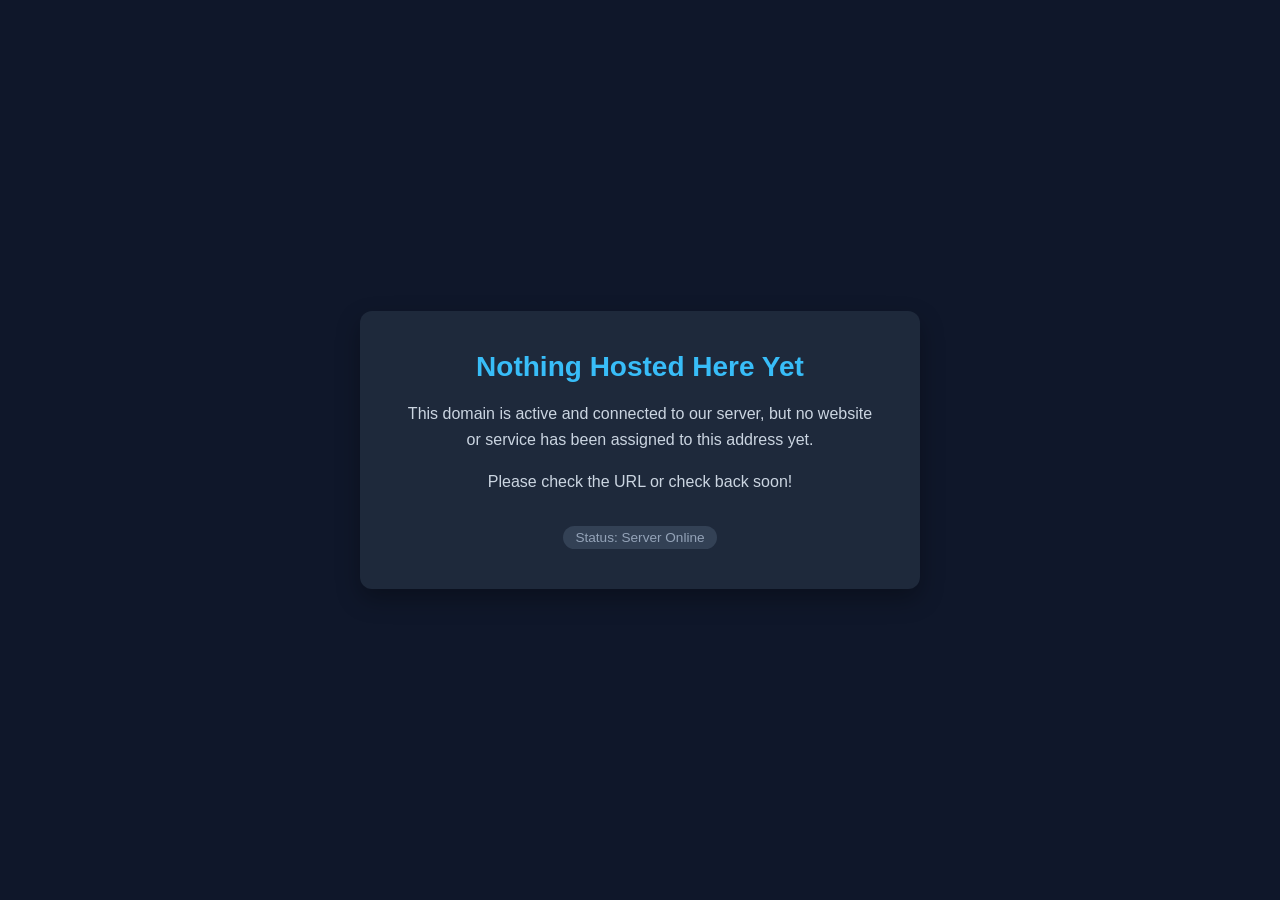
<file: default-site/index.html>
<!DOCTYPE html>
<html lang="en">
<head>
    <meta charset="UTF-8">
    <meta name="viewport" content="width=device-width, initial-scale=1.0">
    <title>Site Not Configured</title>
    <style>
        body {
            font-family: -apple-system, BlinkMacSystemFont, "Segoe UI", Roboto, sans-serif;
            background-color: #0f172a;
            color: #f8fafc;
            display: flex;
            align-items: center;
            justify-content: center;
            height: 100vh;
            margin: 0;
            text-align: center;
        }
        .card {
            background: #1e293b;
            padding: 2.5rem;
            border-radius: 12px;
            box-shadow: 0 10px 25px rgba(0, 0, 0, 0.3);
            max-width: 480px;
            margin: 1rem;
        }
        h1 { margin-top: 0; color: #38bdf8; font-size: 1.75rem; }
        p { color: #cbd5e1; line-height: 1.6; }
        .badge {
            display: inline-block;
            background: #334155;
            color: #94a3b8;
            padding: 0.25rem 0.75rem;
            border-radius: 999px;
            font-size: 0.85rem;
            margin-top: 1rem;
        }
    </style>
</head>
<body>
    <div class="card">
        <h1>Nothing Hosted Here Yet</h1>
        <p>This domain is active and connected to our server, but no website or service has been assigned to this address yet.</p>
        <p>Please check the URL or check back soon!</p>
        <div class="badge">Status: Server Online</div>
    </div>
</body>
</html>
</file>
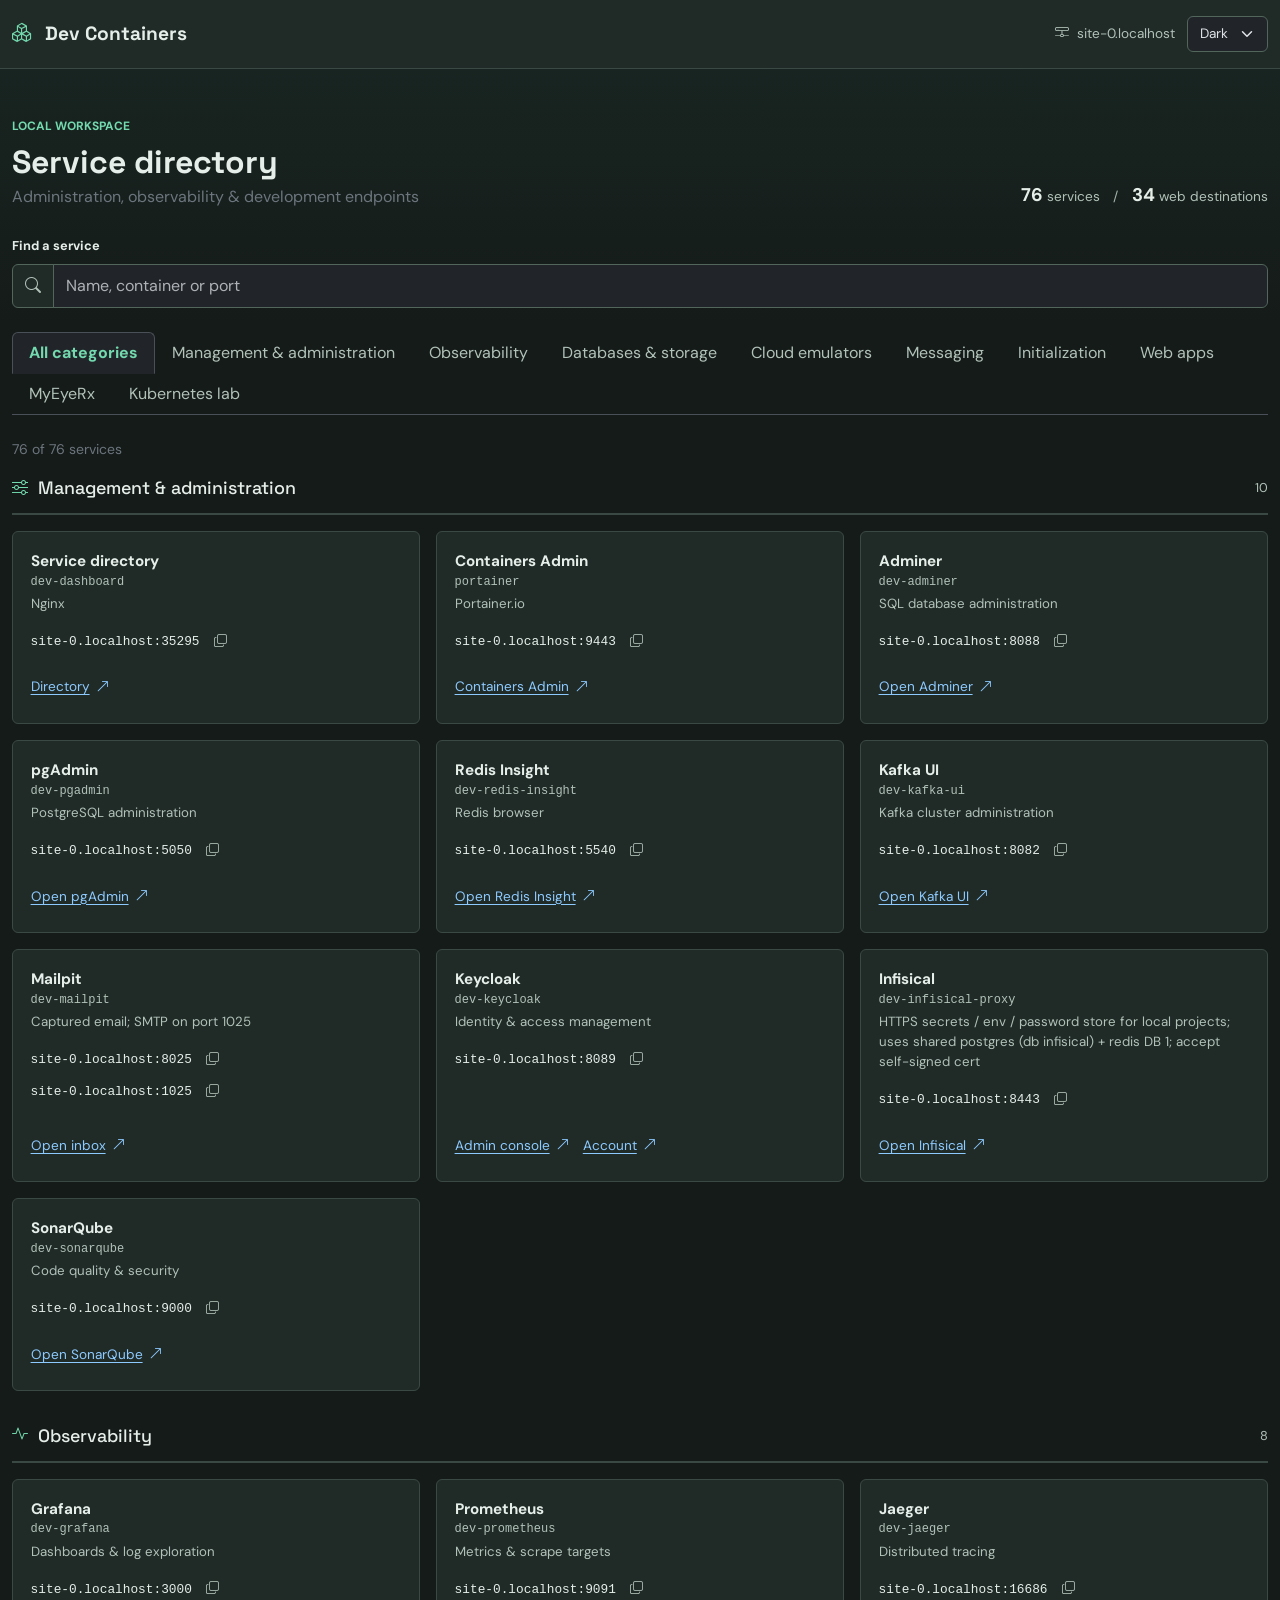
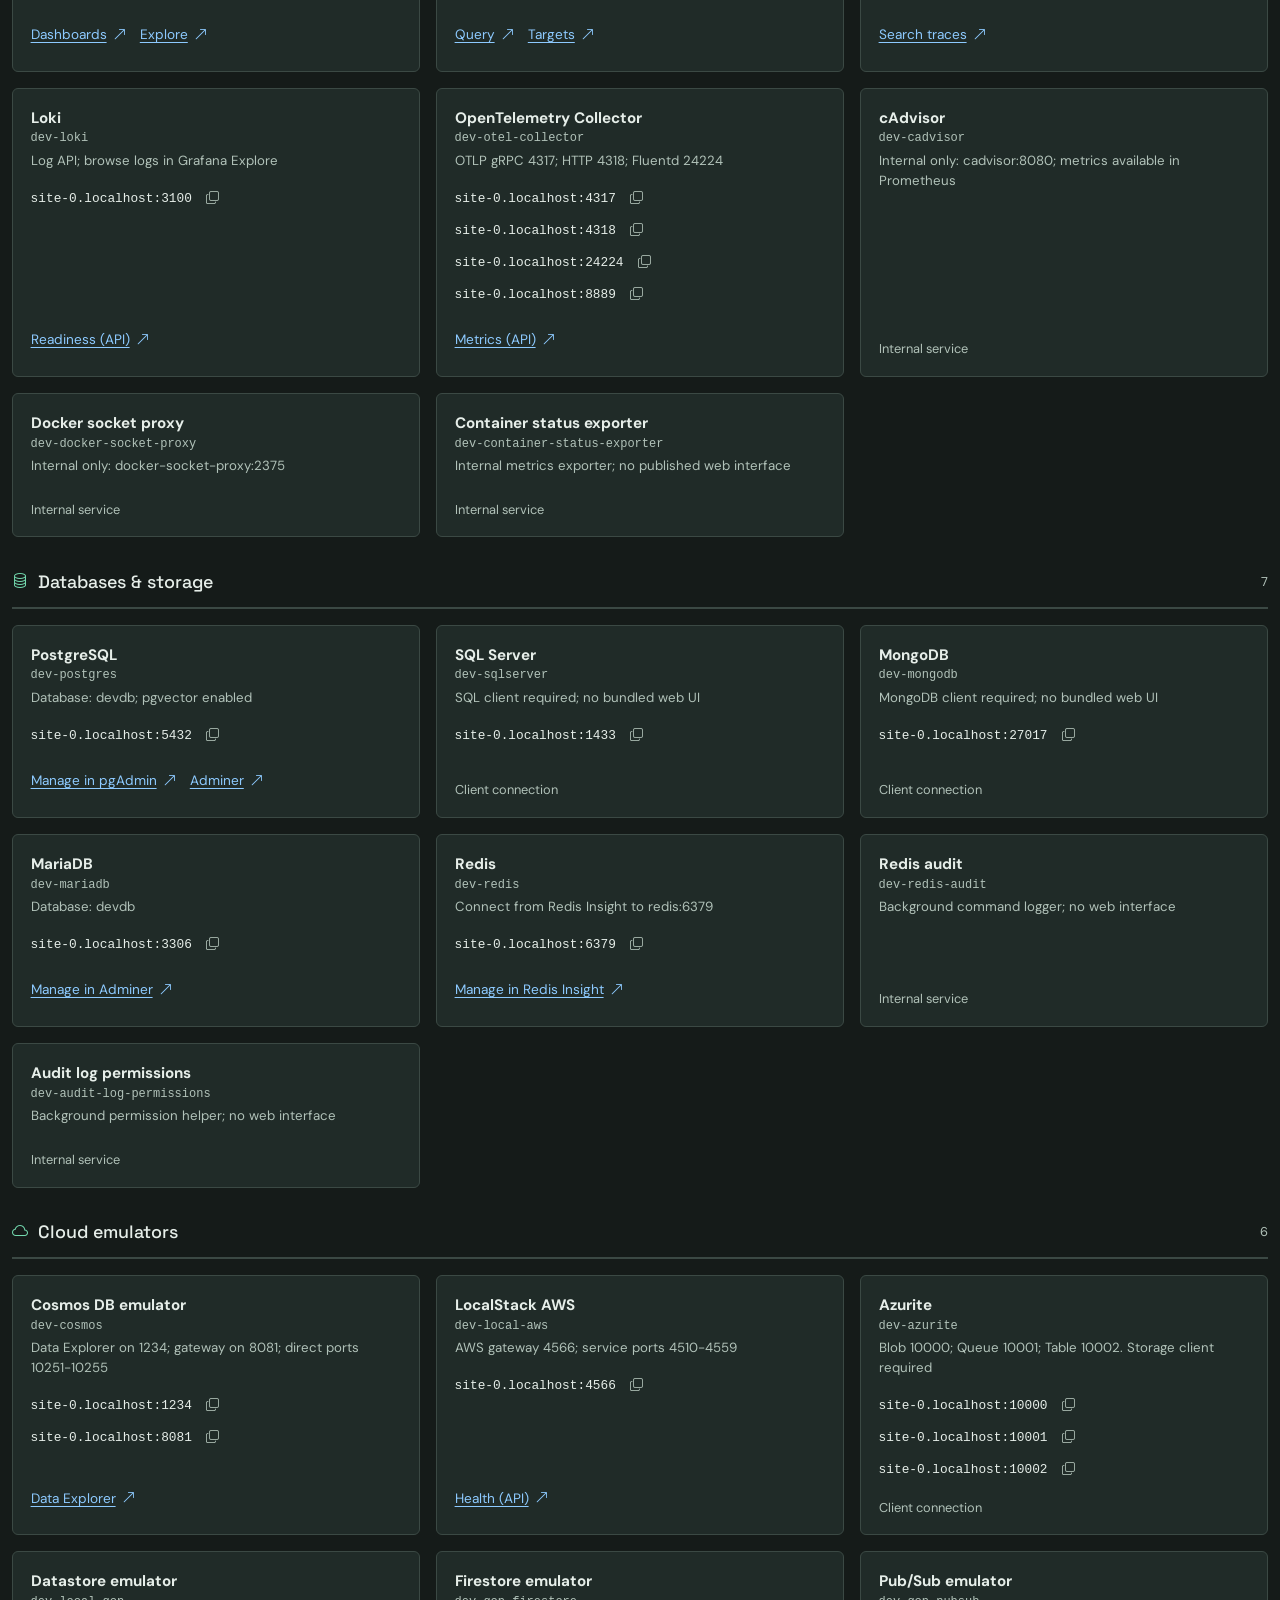
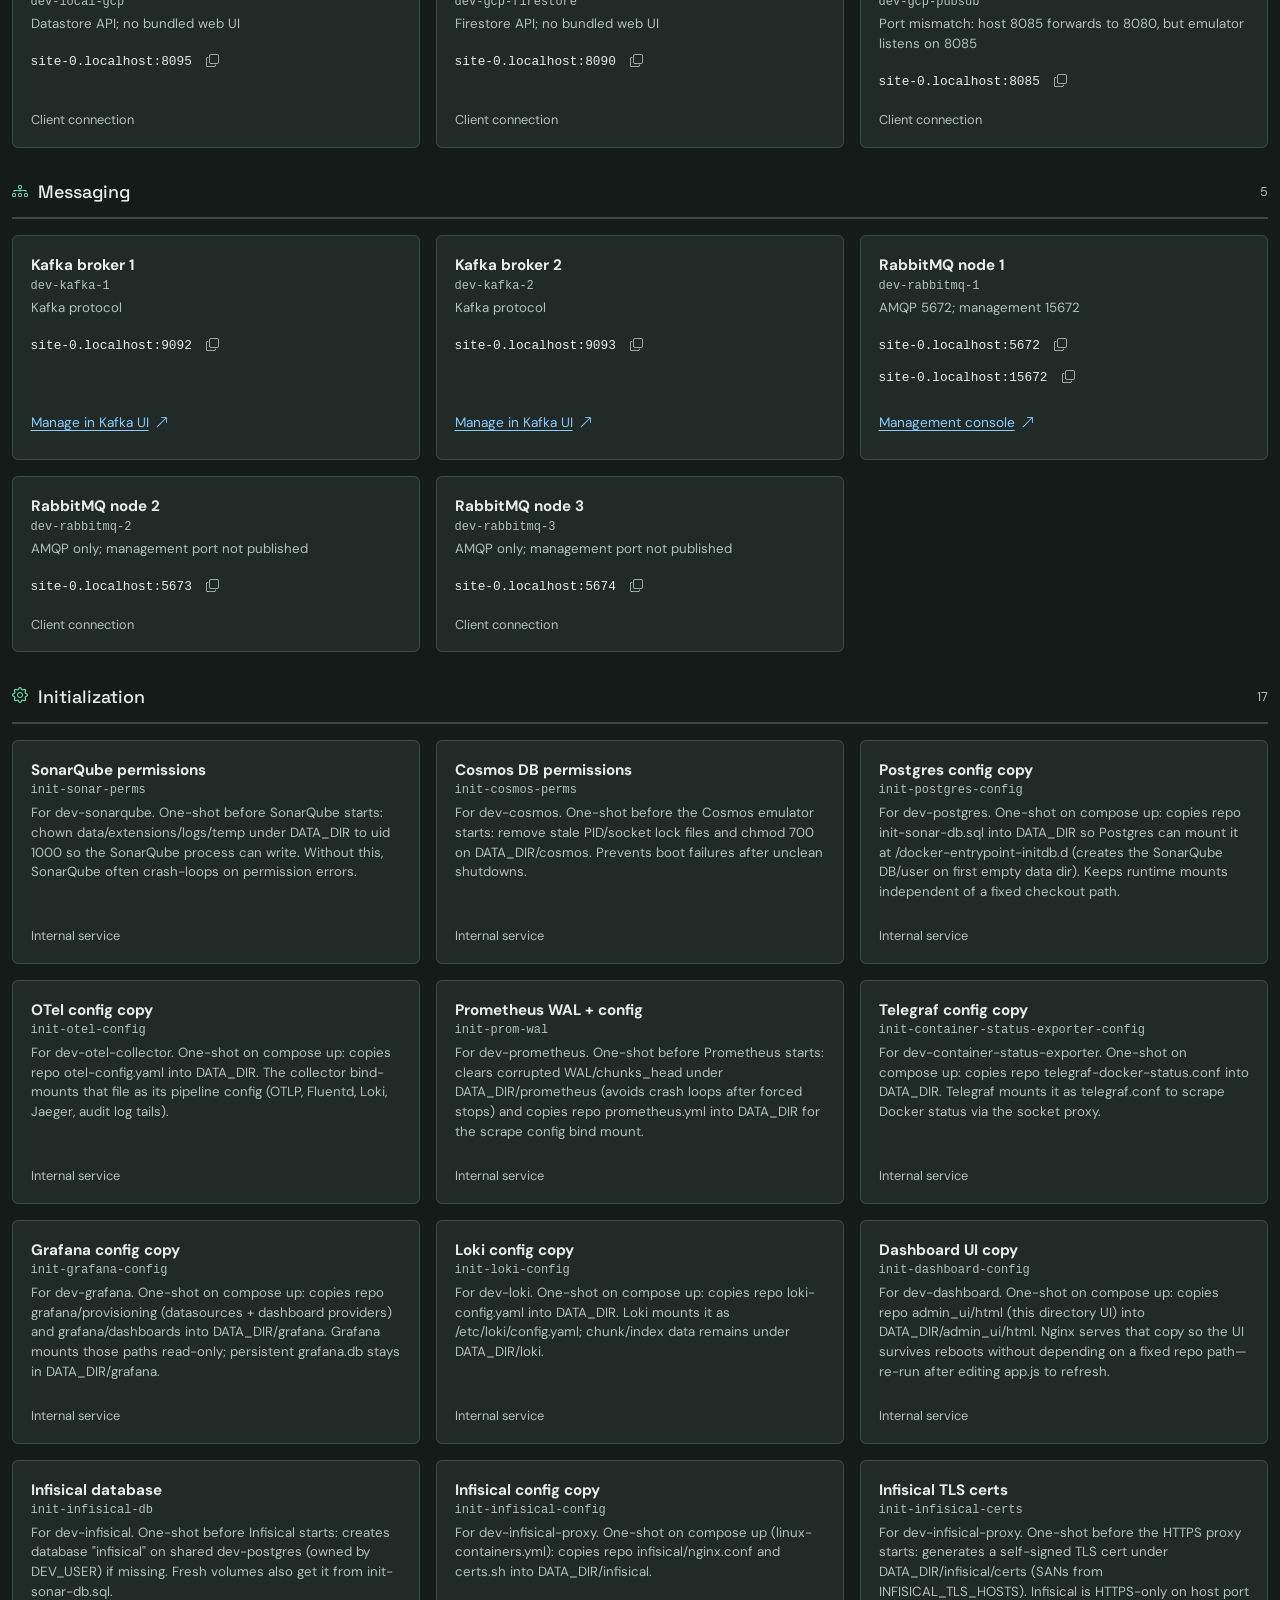
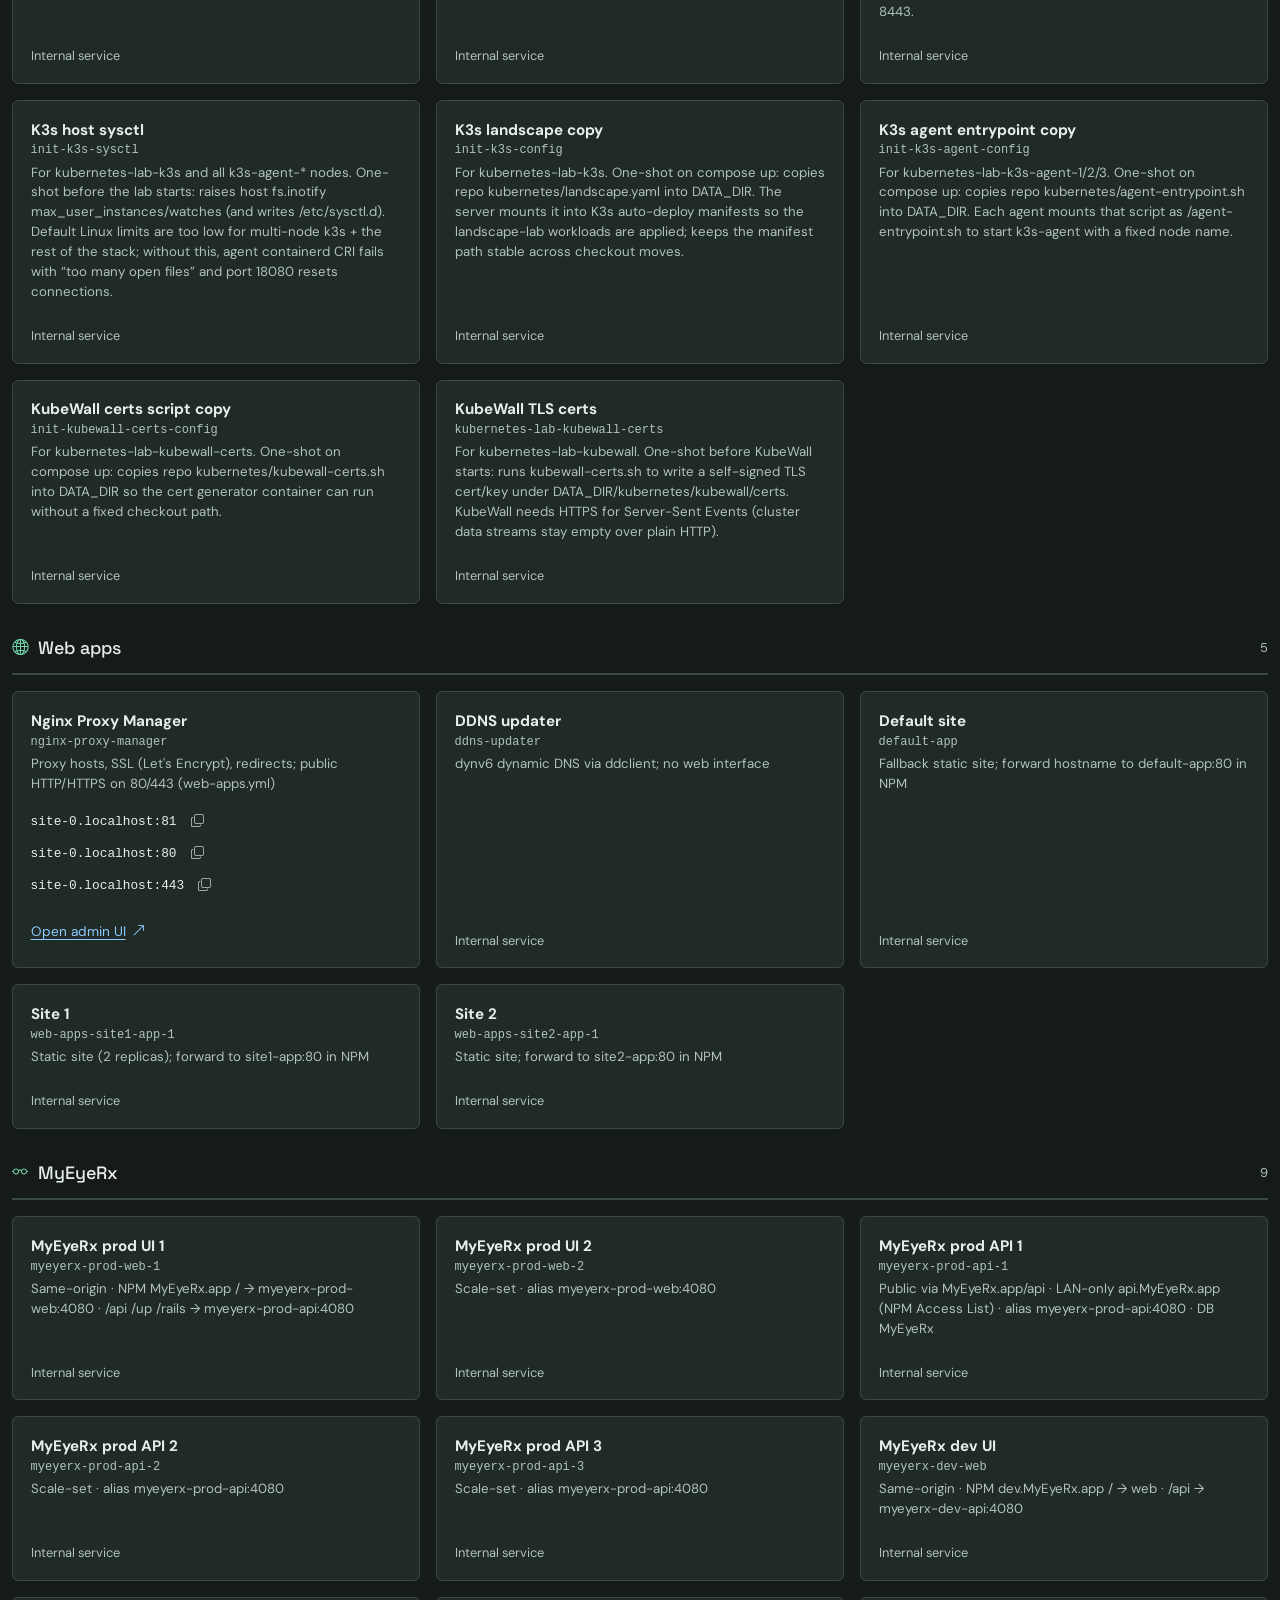
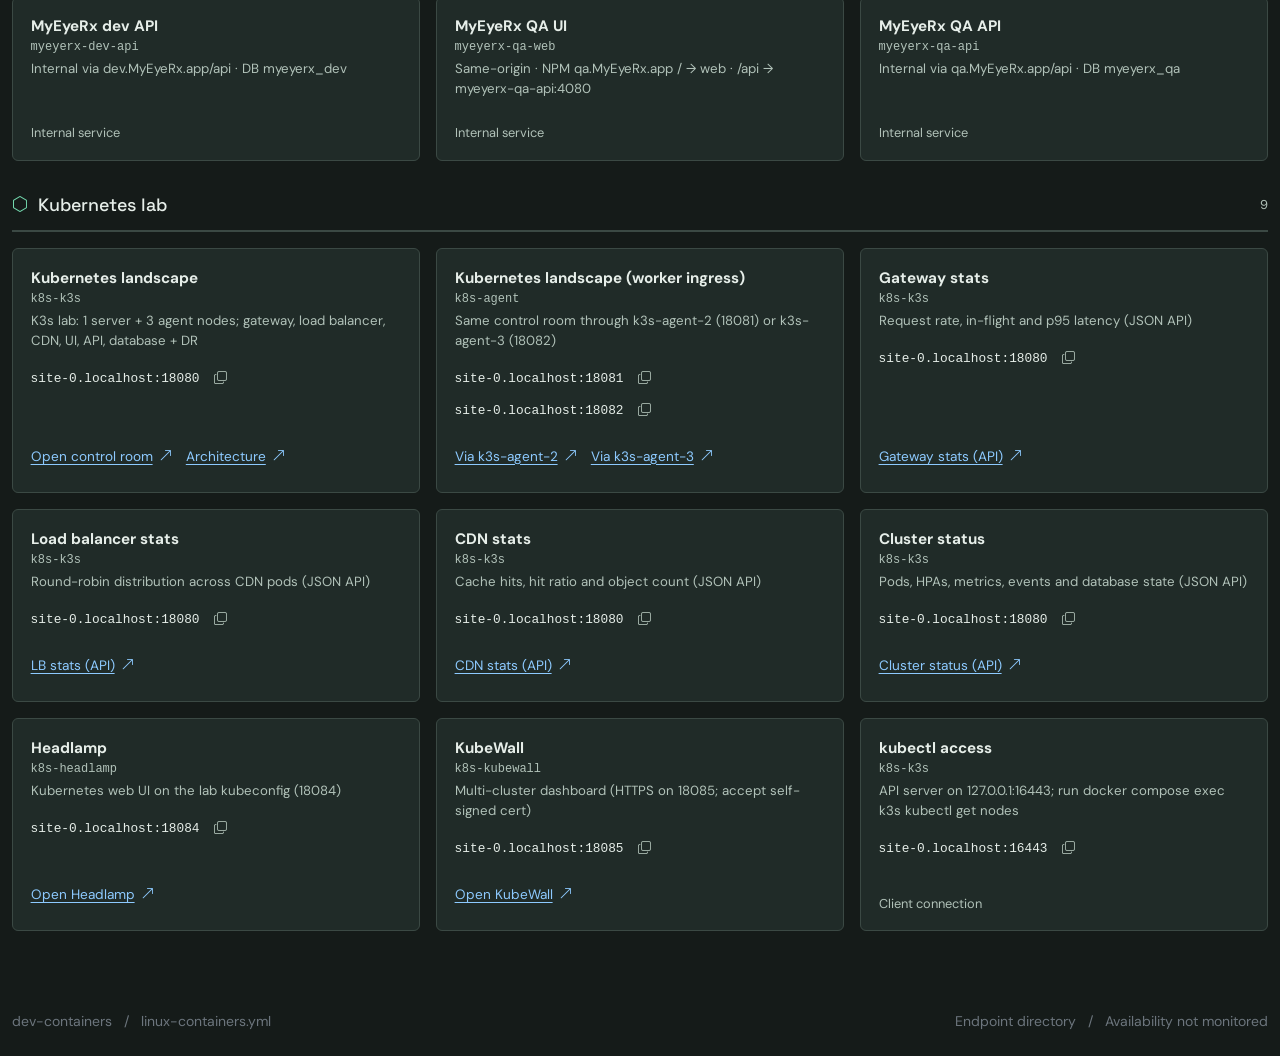
<file: admin_ui/html/index.html>
<!doctype html>
<html lang="en" data-bs-theme="dark">
<head>
  <meta charset="utf-8">
  <meta name="viewport" content="width=device-width, initial-scale=1">
  <meta name="color-scheme" content="dark light">
  <meta http-equiv="cache-control" content="no-cache, no-store, must-revalidate">
  <meta http-equiv="pragma" content="no-cache">
  <meta http-equiv="expires" content="0">
  <meta name="description" content="Local development container directory with administration links and service endpoints.">
  <title>Dev Containers | Service Directory</title>
  <link rel="icon" href="data:,">
  <link href="https://cdn.jsdelivr.net/npm/bootstrap@5.3.3/dist/css/bootstrap.min.css" rel="stylesheet" integrity="sha384-QWTKZyjpPEjISv5WaRU9OFeRpok6YctnYmDr5pNlyT2bRjXh0JMhjY6hW+ALEwIH" crossorigin="anonymous">
  <link href="https://cdn.jsdelivr.net/npm/bootstrap-icons@1.11.3/font/bootstrap-icons.min.css" rel="stylesheet">
  <link href="https://fonts.googleapis.com/css2?family=DM+Sans:wght@400;500;600;700&family=Space+Grotesk:wght@500;600;700&display=swap" rel="stylesheet">
  <script>
    let theme = "dark";
    try {
      const savedTheme = localStorage.getItem("dashboard-theme");
      if (savedTheme === "light" || savedTheme === "dark") theme = savedTheme;
    } catch {}
    document.documentElement.dataset.bsTheme = theme;
    const assetVersion = `${Date.now()}-${Math.random().toString(36).slice(2)}`;
    const stylesheet = document.createElement("link");
    stylesheet.rel = "stylesheet";
    stylesheet.href = `styles.css?v=${assetVersion}`;
    document.head.append(stylesheet);
    document.addEventListener("DOMContentLoaded", () => {
      const themeSelector = document.querySelector("#theme");
      themeSelector.value = theme;
      themeSelector.addEventListener("change", () => {
        document.documentElement.dataset.bsTheme = themeSelector.value;
        try { localStorage.setItem("dashboard-theme", themeSelector.value); } catch {}
      });
      const script = document.createElement("script");
      script.src = `app.js?v=${assetVersion}`;
      document.body.append(script);
    });
  </script>
</head>
<body>
  <header class="topbar">
    <div class="container-xxl d-flex align-items-center justify-content-between gap-3 py-3">
      <a class="brand text-decoration-none" href="./"><i class="bi bi-boxes" aria-hidden="true"></i> Dev Containers</a>
      <div class="topbar-controls">
        <span class="host-label"><i class="bi bi-hdd-network me-2" aria-hidden="true"></i><span id="hostname"></span></span>
        <label for="theme" class="visually-hidden">Theme</label>
        <select id="theme" class="form-select theme-select" aria-label="Theme">
          <option value="dark">Dark</option>
          <option value="light">Light</option>
        </select>
      </div>
    </div>
  </header>
  <main class="container-xxl py-4 py-lg-5">
    <div class="heading-row d-flex flex-wrap justify-content-between align-items-end gap-3 mb-4">
      <div>
        <p class="eyebrow mb-2">LOCAL WORKSPACE</p>
        <h1 class="mb-1">Service directory</h1>
        <p class="text-secondary mb-0">Administration, observability &amp; development endpoints</p>
      </div>
      <div class="totals"><strong id="service-count">0</strong> services <span aria-hidden="true">/</span> <strong id="web-count">0</strong> web destinations</div>
    </div>
    <div class="directory-toolbar row g-3 align-items-end mb-4">
      <div class="col-12">
        <label for="search" class="form-label">Find a service</label>
        <div class="input-group"><span class="input-group-text"><i class="bi bi-search" aria-hidden="true"></i></span><input id="search" type="search" class="form-control" placeholder="Name, container or port" autocomplete="off"></div>
      </div>
    </div>
    <nav aria-label="Service categories"><ul id="categories" class="nav nav-tabs mb-4"></ul></nav>
    <output id="results" class="d-block small text-secondary mb-3" aria-live="polite"></output>
    <div id="directory"></div>
    <p id="empty" class="empty-state" hidden>No services match your search.</p>
    <noscript><p class="alert alert-warning">JavaScript is required to display the service directory.</p></noscript>
  </main>
  <footer class="container-xxl pb-4 d-flex flex-wrap justify-content-between gap-2 small text-secondary"><span>dev-containers <span class="mx-2" aria-hidden="true">/</span> linux-containers.yml</span><span>Endpoint directory <span class="mx-2" aria-hidden="true">/</span> Availability not monitored</span></footer>
  <output id="copy-status" class="visually-hidden" aria-live="polite"></output>
</body>
</html>
</file>
